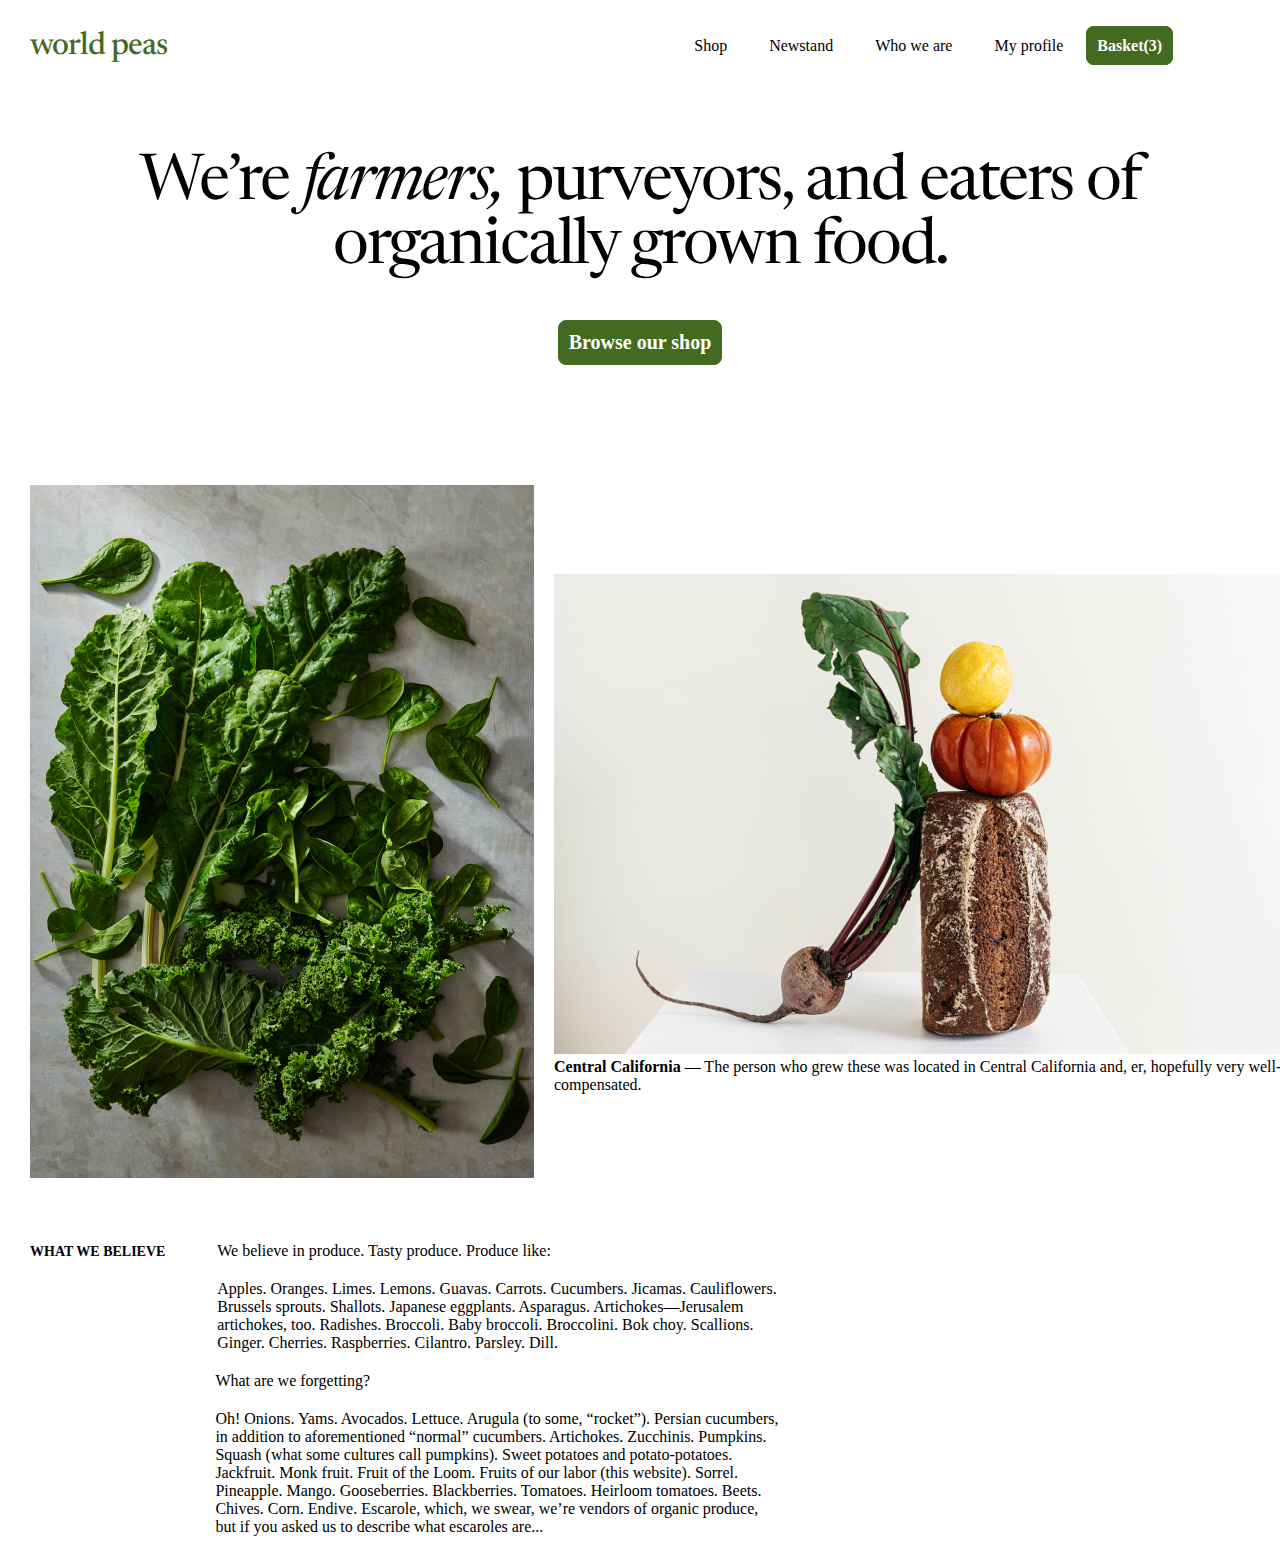
<file: index.html>
<!DOCTYPE html>
<html lang="en">
<head>
  <meta charset="UTF-8">
  <meta name="viewport" content="width=device-width, initial-scale=1.0">
  <title>world peas</title>
  <link rel="preconnect" href="https://fonts.googleapis.com">
  <link rel="preconnect" href="https://fonts.gstatic.com" crossorigin>
  <link href="https://fonts.googleapis.com/css2?family=Newsreader:ital,opsz,wght@0,6..72,200..800;1,6..72,200..800&display=swap" rel="stylesheet">
  <link rel="stylesheet" href="assets/styles/navbar.css">
  <link rel="stylesheet" href="assets/styles/main.css">
</head>
<body>
  <header>
    <nav>
      <a class="logo" href="#">world peas</a>
      <ul>
        <li><a href="#">Shop</a></li>
        <li><a href="#">Newstand</a></li>
        <li><a href="#">Who we are</a></li>
        <li><a href="#">My profile</a></li>
        <a target="_blank" class="basket" href="shoping.html">Basket(3)</a>
      </ul>
    </nav>
  </header>
  <div class="content">
  <h1>We’re <em>farmers,</em> purveyors, and eaters of <br> organically grown food.</h1>
  <button class="btn">Browse our shop</button>
  </div>
  <div class="parent">
  <div class="cotains">
<img src="asstes/images/vg.webp" alt="">
</div>
<figure>
  <img class="img2" src="assets/images/banger.webp" alt="">
  <figcaption> <b>Central California</b> — The person who grew these was located in Central California and, er, hopefully very well-compensated.</figcaption>
</figure>
  </div>
  <div class="cart-list">
  <div class="text">
 <span>WHAT WE BELIEVE</span>
  </div>
  <div class="cart">
  <div class="about">
  <span>We believe in produce. Tasty produce. Produce like:</span>
  <p>Apples. Oranges. Limes. Lemons. Guavas. Carrots. Cucumbers. Jicamas. Cauliflowers. <br> Brussels sprouts. Shallots. Japanese eggplants. Asparagus. Artichokes—Jerusalem <br> artichokes, too. Radishes. Broccoli. Baby broccoli. Broccolini. Bok choy. Scallions. <br> Ginger. Cherries. Raspberries. Cilantro. Parsley. Dill. </p>
  </div>
  <div class="about">
  <span>What are we forgetting?</span>
  <p>Oh! Onions. Yams. Avocados. Lettuce. Arugula (to some, “rocket”). Persian cucumbers, <br> in addition to aforementioned “normal” cucumbers. Artichokes. Zucchinis. Pumpkins. <br> Squash (what some cultures call pumpkins). Sweet potatoes and potato-potatoes. <br> Jackfruit. Monk fruit. Fruit of the Loom. Fruits of our labor (this website). Sorrel. <br> Pineapple. Mango. Gooseberries. Blackberries. Tomatoes. Heirloom tomatoes. Beets. <br> Chives. Corn. Endive. Escarole, which, we swear, we’re vendors of organic produce, <br> but if you asked us to describe what escaroles are...</p>
  </div>
  </div>
  </div>
</body>
</html>
</file>
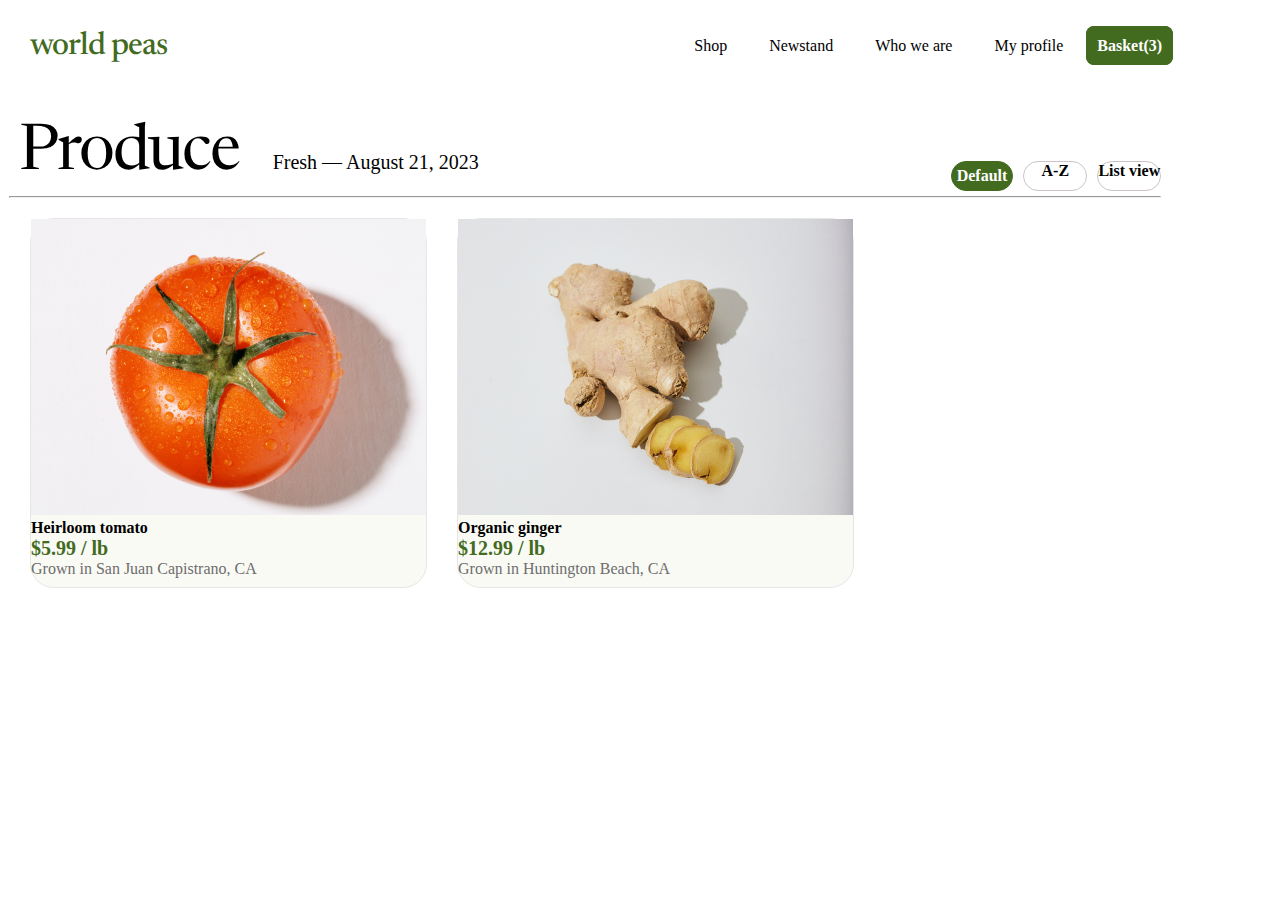
<file: product.html>
<!DOCTYPE html>
<html lang="en">
<head>
  <meta charset="UTF-8">
  <meta name="viewport" content="width=device-width, initial-scale=1.0">
  <title>world peas</title>
  <link rel="preconnect" href="https://fonts.gstatic.com" crossorigin>
  <link href="https://fonts.googleapis.com/css2?family=Newsreader:ital,opsz,wght@0,6..72,200..800;1,6..72,200..800&display=swap" rel="stylesheet">
  <link rel="stylesheet" href="assets/styles/product.css">
  <link rel="stylesheet" href="assets/styles/navbar.css">
</head>
<body>
  <header>
    <nav>
      <a class="logo" href="#">world peas</a>
      <ul>
        <li><a href="#">Shop</a></li>
        <li><a href="#">Newstand</a></li>
        <li><a href="#">Who we are</a></li>
        <li><a href="#">My profile</a></li>
        <a class="basket" href="#">Basket(3)</a>
      </ul>
    </nav>
  </header>
  <div class="parent">
  <div class="title">
    <h2>Produce</h2>
    <span>Fresh  —  August 21, 2023</span>
    <hr class="hr">
    </div>
    <div class="icons">
    <button class="btn">Default</button>
    <p>A-Z</p>
    <p>List view</p>
    </div>
    </div>
    <div class="all">
    <div class="images">
   <div class="image-list">
<img src="assets/images/Tomato-1.webp" alt="">
<h4>Heirloom tomato</h4>
<span>$5.99 / lb</span>
<p>Grown in San Juan Capistrano, CA</p>
   </div>
   </div>
   <div class="image-list">
    <img src="assets/images/ginger-1.webp" alt="">
    <h4>Organic ginger</h4>
    <span>$12.99 / lb</span>
    <p>Grown in Huntington Beach, CA</p>
       </div>
    </div>
</body>
</html>
</file>
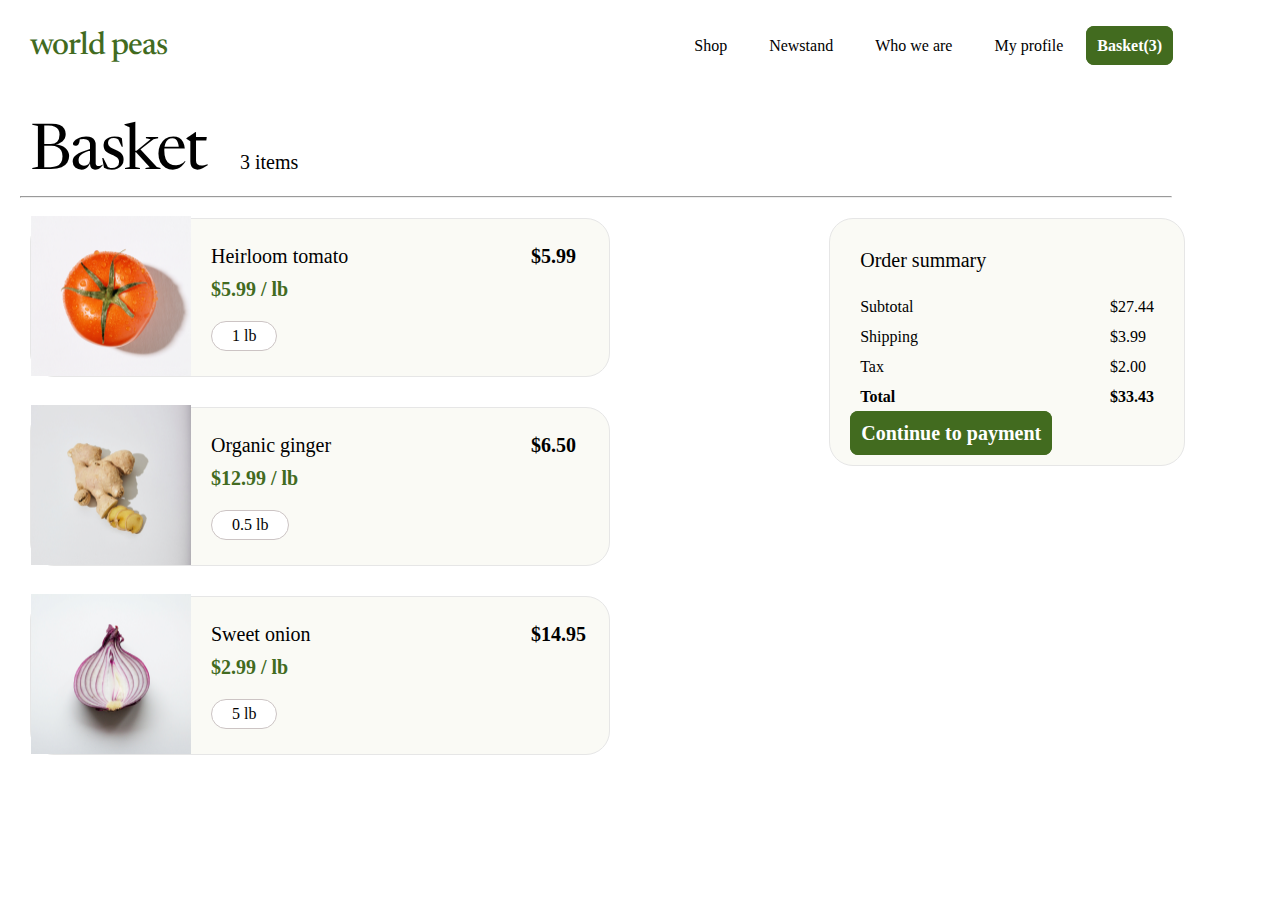
<file: shoping.html>
<!DOCTYPE html>
<html lang="en">
<head>
  <meta charset="UTF-8">
  <meta name="viewport" content="width=device-width, initial-scale=1.0">
  <title>world peas</title>
  <link rel="preconnect" href="https://fonts.googleapis.com">
  <link rel="preconnect" href="https://fonts.gstatic.com" crossorigin>
  <link href="https://fonts.googleapis.com/css2?family=Newsreader:ital,opsz,wght@0,6..72,200..800;1,6..72,200..800&display=swap" rel="stylesheet">
  <link rel="stylesheet" href="assets/styles/navbar.css">
  <link rel="stylesheet" href="assets/styles/shoping.css">
</head>
<body>
  <header>
    <nav>
      <a class="logo" href="#">world peas</a>
      <ul>
        <li><a href="#">Shop</a></li>
        <li><a href="#">Newstand</a></li>
        <li><a href="#">Who we are</a></li>
        <li><a href="#">My profile</a></li>
        <a class="basket" href="#">Basket(3)</a>
      </ul>
    </nav>
  </header>
<div class="title">
<h2>Basket</h2>
<span>3 items</span>
<hr class="hr">
</div>
<div class="all" >
<div>
<div class="product-list">
<div class="product">
<img src="assets/images/Tomato-2.webp" alt="">
</div>
<div class="parent">
<div class="product-info">
<h4>Heirloom tomato</h4>
<span>$5.99 / lb</span>
<p>1 lb</p>
</div>
<span class="price">$5.99</span>
</div>
</div>
<div class="product-list">
  <div class="product">
  <img src="assets/images/ginger-2.webp" alt="">
  </div>
  <div class="parent">
  <div class="product-info">
  <h4>Organic ginger</h4>
  <span>$12.99 / lb</span>
  <p>0.5 lb</p>
  </div>
  <span class="price">$6.50</span>
  </div>
  </div>
  <div class="product-list">
    <div class="product">
    <img src="assets/images/onion.webp" alt="">
    </div>
    <div class="parent">
    <div class="product-info">
    <h4>Sweet onion</h4>
    <span>$2.99 / lb</span>
    <p>5 lb</p>
    </div>
    <span class="price">$14.95</span>
    </div>
    </div>
    </div>
    <div class="summary">
    <h4>Order summary</h4>
    <div class="content">
    <div class="container">
    <ul>
      <li>Subtotal</li>
      <li>Shipping</li>
      <li>Tax</li>
      <li><b>Total</b></li>
    </ul>
    </div>
    <ul>
     <li>$27.44</li>
     <li>$3.99</li>
     <li>$2.00</li>
     <li><b>$33.43</b></li>
    </ul>
    </div>
  <a class="btn" target="_blank" href="product.html">Continue to payment</a>
    </div>
    </div>
    
</body>
</html>
</file>
<file: assets/styles/navbar.css>
*{
  margin: 0;
  padding: 0;
  box-sizing: border-box;
}
nav{
  display: flex;
  align-items: center;
  justify-content: space-between;
  padding: 30px;
  width: 94vw;
}
nav ul li{
  display: inline-block;
  margin: 0 19px;
}
.logo{
  color:#426B1F;
  font-size: 32px;
  font-weight: 500;
  letter-spacing: -1px;
  font-family: "Newsreader", serif;
  text-decoration: none;
}
nav ul li a{
  text-decoration: none;
  font-size: 16px;
  font-weight: 400;
  color:#000000;
  font-family: "inter",serif;
}
.basket{
  font-size: 16px;
  font-weight: 600;
  background-color: #426B1F;
  color: #fff;
  text-decoration: none;
  border: #426B1F 1px solid;
  border-radius: 8px;
  font-family: "inter",serif;
 padding:10px ;
}
</file>
<file: assets/styles/main.css>
*{
  padding: 0;
  margin: 0;
  box-sizing: border-box;
}
.content h1{
font-family: "Newsreader", serif;
font-size: 64px;
font-weight: 400;
letter-spacing: -2px;
text-align: center;
margin-top: 60px;
}
.btn{
  font-size: 20px;
  font-weight: 600;
  background-color: #426B1F;
  color: #fff;
  border: #426B1F 1px solid;
  border-radius: 8px;
  font-family: "inter",serif;
 padding:10px;
 margin-top:40px;
}
.content{
  display: flex;
  align-items: center;
  justify-content: center;
  flex-direction: column;
}
.contain img{
  width: 504px;
  height: 693px;
}
.parent{
  display: flex;
  align-items: center;
  justify-content: space-around;
  padding: 30px;
  gap: 20px;
  margin-top: 90px;
}
.img2{
width: 780px;
height: 480px;
}
.cart-list{
  display: flex;
  align-items:flex-start;
  justify-content: flex-start;
  padding: 30px;
  gap:50px;
}
.cart{
  display: flex;
  align-items: center;
  justify-content: space-between;
  flex-direction: column;
  gap: 20px;
}
.text span{
  font-size: 14px;
  font-weight: 600;
  font-family: "inter",serif;
  letter-spacing: 4%;
}
.about p{
  margin-top: 20px;
  font-family: "inter",serif;
  font-weight: 400;
}
</file>
<file: assets/styles/product.css>
*{
  padding: 0;
  margin: 0;
  box-sizing: border-box;
}
.title h2{
  font-size: 64px;
  letter-spacing: -2px;
  font-weight: 400;
  font-family: "Newsreader", serif;
  display: inline;
  padding: 30px;
}
.title span{
  font-size: 20px;
  font-weight: 300;
  font-family: "inter",serif;
}
.hr{
color: #a8a5a5;
  width: 90vw;
  position: relative;
  left: 20px; top: 10px;
}
.title{
  margin-top: 30px;
  margin-left: 60px;
}
.icons p{
  border-radius:20px;
  border: 1px solid #ccc4c4;
  text-align: center;
  width:5vw;
  font-weight: 600;
  background-color: #fff;
}
.btn{
font-size:16px;
font-weight: 600;
background-color: #426B1F;
color: #fff;
border: #426B1F 1px solid;
border-radius:20px;
font-family: "inter",serif;
padding:5px;
}
.parent{
  display: flex;
  align-items: center;
  justify-content: center;
}
.icons{
  position: relative;
  display: flex;
  right: 190px; top: 4vh;
  gap: 10px;
}
.image-list img{
  width:395px;
  height:296px;
}
.images{
  padding: 30px;
}
.image-list h3{
  font-weight: 400;
  font-size: 20px;
  font-family: "inter",serif;
}
.image-list span{
  color:#426B1F;
  font-size: 20px;
  font-family: "inter",serif;
  font-weight: 600;
}
.image-list p{
  font-size: 16px;
  color:#6D6D6D ;
  font-weight: 400;
}
.image-list{
  border-radius: 24px;
  border: 1px  #E6E6E6 solid;
  width: fit-content;
 height: 370px;
 background-color: #FAFAF5;
}
.all{
  display: flex;
  align-items: center;
  justify-content: flex-start;
}
</file>
<file: assets/styles/shoping.css>
*{
  margin: 0;
  padding: 0;
  box-sizing: border-box;

}
.title h2{
  font-size: 64px;
  letter-spacing: -2px;
  font-weight: 400;
  font-family: "Newsreader", serif;
  display: inline;
  padding: 30px;
}
.title span{
  font-size: 20px;
  font-weight: 300;
  font-family: "inter",serif;
}
.hr{
color: #a8a5a5;
  width: 90vw;
  position: relative;
  left: 20px; top: 10px;
}
.title{
  margin-top: 30px;
}
.product img{
  width: 160px;
  height: 160px;
}
.product-info h4,.summary h4{
  font-weight: 400;
  font-size: 20px;
  font-family: "inter",serif;
  width: 15vw;
}
.product-info span{
  color:#426B1F;
  font-size: 20px;
  font-family: "inter",serif;
  font-weight: 600;
}
.product-info p{
  border-radius: 20px;
  border: 1px solid #ccc4c4;
  width: fit-content;
  padding: 5px 20px;
  background-color: #fff;
  margin-top: 10px;
}
.price{
  font-size: 20px;
  font-family: "inter",serif;
  font-weight: 600;
}
.product-info{
  display: flex;
  align-items: flex-start;
  flex-direction: column;
  justify-content: flex-start;
  gap: 10px;
 }
.product-list{
 border-radius: 24px;
 display: flex;
 align-items: center;
 margin-top: 30px;
 border: 1px  #E6E6E6 solid;
 margin-left: 30px;
 gap:20px;
 width:580px;
height: 159px;
background-color: #FAFAF5;
} 
.parent{
  display: flex;
  align-items: flex-start;
  justify-content:space-between;
  gap:10vw;
}
.content{
  display: flex;
  align-items: center;
  justify-content: space-between;
  width: fit-content;
  gap: 15vw;
  line-height:30px;
  padding: 10px;
}
.summary{
  border: 1px  #E6E6E6 solid;
  background-color: #FAFAF5;
  border-radius: 24px;
width: fit-content;
margin-top: 30px;
margin-right: 95px;
padding: 20px;
}
.content ul {
  list-style: none;
}
.summary h4{
  padding:10px;
}
.btn{
  font-size: 20px;
  font-weight: 600;
  background-color: #426B1F;
  color: #fff;
  border: #426B1F 1px solid;
  border-radius: 8px;
  font-family: "inter",serif;
 padding:10px;
 margin-top: 10px;
 text-decoration: none;
}
.all{
  display: flex;
  align-items: flex-start;
  justify-content: space-between;
}
</file>
